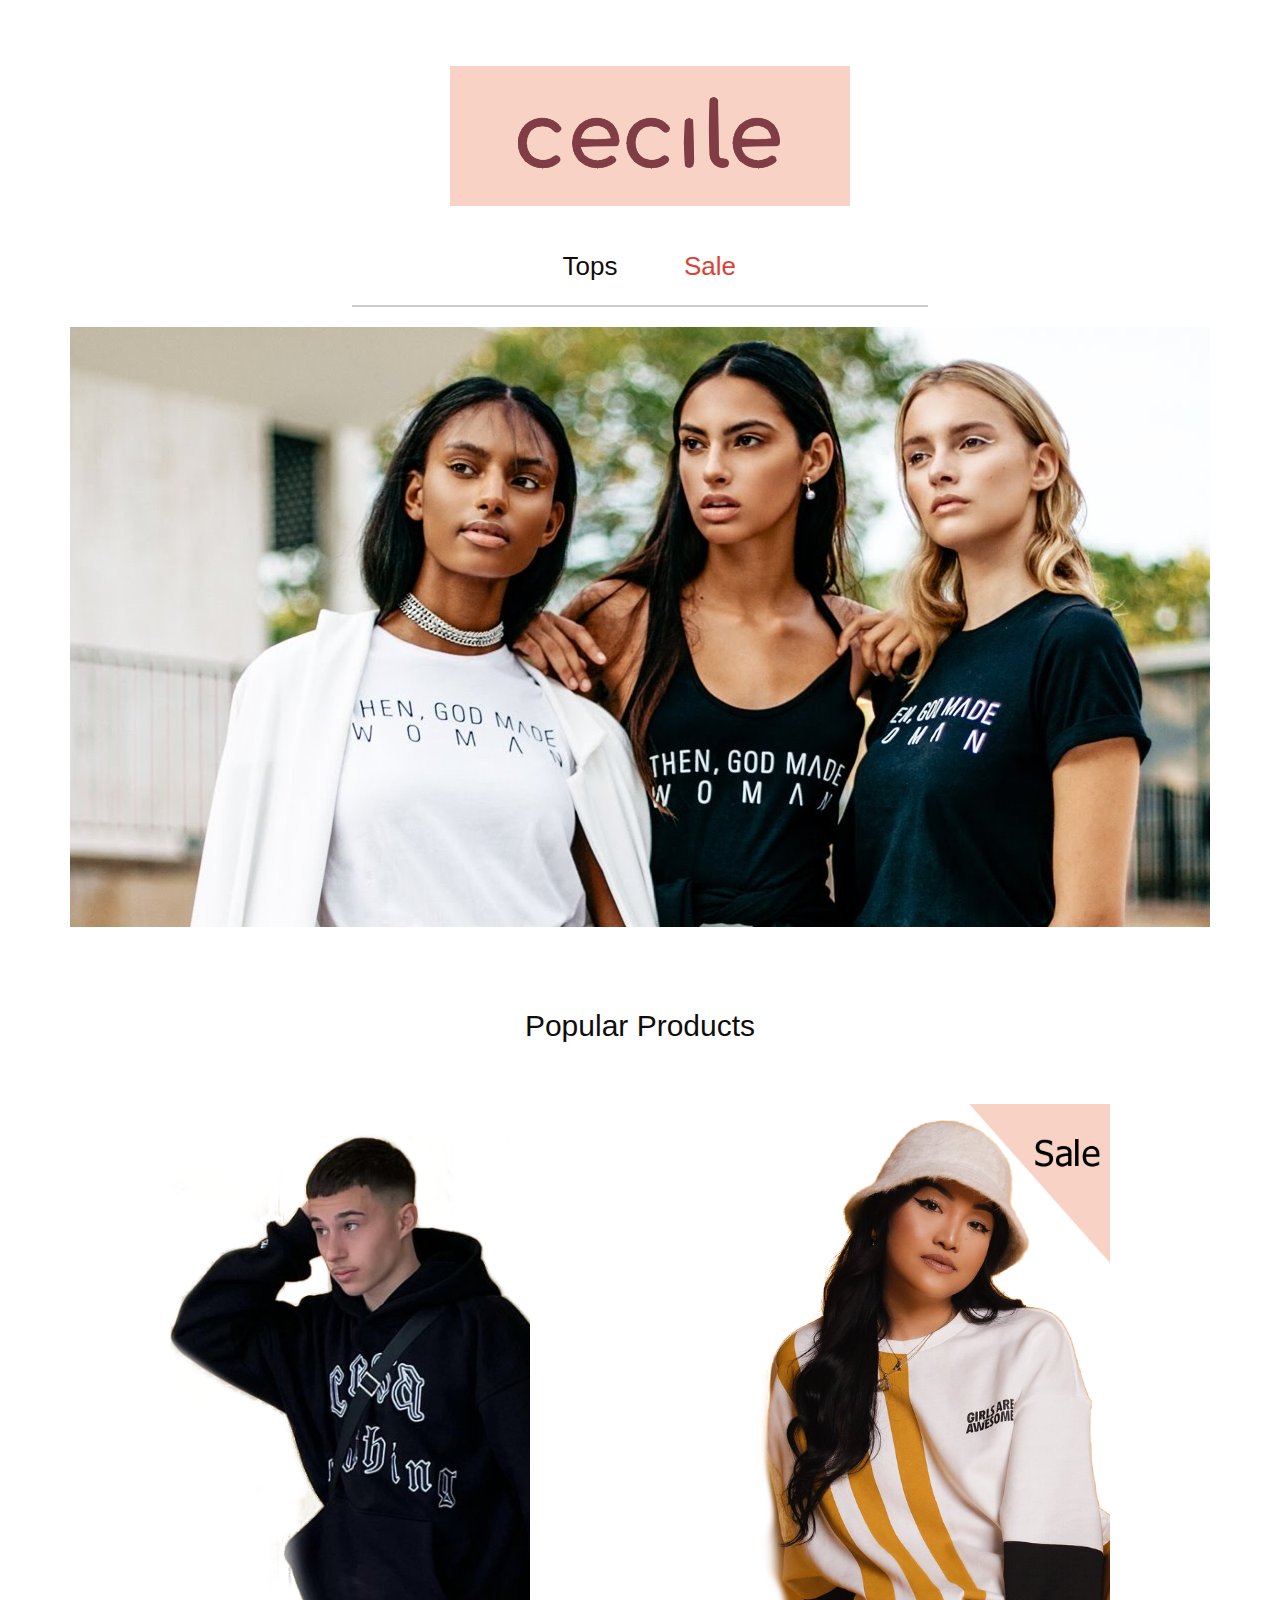
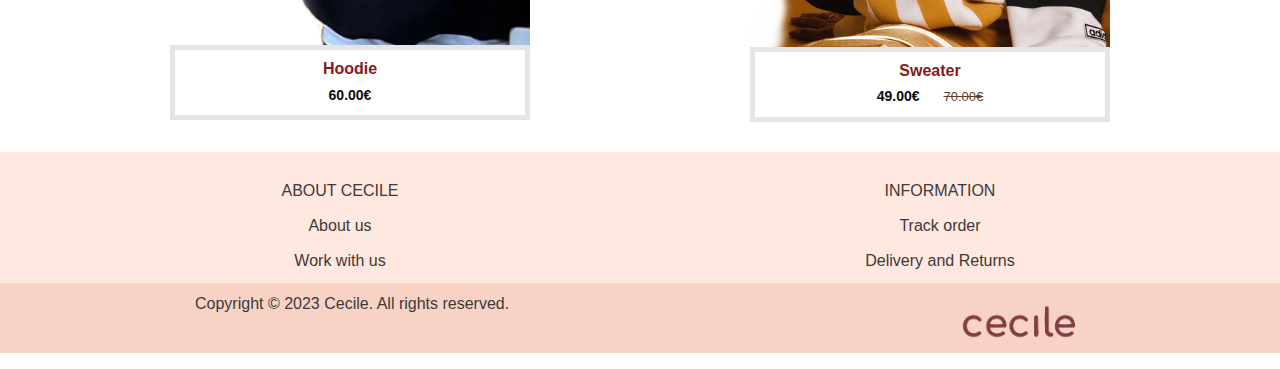
<file: Cecile original project/index.html>
<!DOCTYPE html>
<html lang="en">
<head>
  <title>Cecile | Home</title>
  <meta charset="utf-8">
  <meta name="viewport" content="width=device-width, initial-scale=1">
  <link rel="stylesheet" href="https://maxcdn.bootstrapcdn.com/bootstrap/3.4.1/css/bootstrap.min.css">
  <script src="https://ajax.googleapis.com/ajax/libs/jquery/3.6.1/jquery.min.js"></script>
  <script src="https://maxcdn.bootstrapcdn.com/bootstrap/3.4.1/js/bootstrap.min.js"></script>
  <link rel="stylesheet" href="styles.css">
</head>
<body>

    <header>
        <div class="container">
          <div class="logo">
            <a href="index.html"><img src="images/logo.png" width="400" heigth="auto" alt="Cecile"></a>
          </div>
  
        
  
          <ul class="horizontal-list">
            <li><a id="Tops" href="tops.html">Tops</a></li>
            <li><a id="Sale" href="sale.html">Sale</a></li>
          </ul>
        </div>


        <div class="line-divider"></div>

  <div class="container">


      
          <div class="p-5 text-center bg-image rounded-3" style="background-image: url('images/banner2.jpg');height: 600px;  background-repeat: no-repeat;">
        <div class="mask" style="background-color: #ffe8e0d5">
          <div class="d-flex justify-content-center align-items-center h-100">
            <div class="text-white">
              <h1 class="mb-3 " style="padding-top: 16px; padding-bottom: 16px;">Wear clothes that make you be yourself</h1>

            </div>

            
          </div>
        </div>
  </div>

              <div class="popular" style=" padding-top: 78px; padding-bottom: 46px;">
                <p>Popular Products</p>
              </div>


            <div class="row">
              <div class="col-lg-4 col-md-6 col-sm-4" style="float: left;  margin-left: 100px;"  >
                  <div class="product-grid">
                      <div class="product-image">
                          <a href="405.html" class="image">
                              <img src="images/model2.2.png" alt="modeltwo">
                          </a>
                          <a href="" class="add-to-cart">OUT OF STOCK</a>
                      </div>
                      <div class="product-content">
                          <h3 class="title"><a href="405.html">Hoodie</a></h3>
                          <div class="price">60.00€</div>
                      </div>
                  </div>
              </div>

              <div class="col-lg-4 col-md-6 col-sm-4" style="float: right;  margin-right: 100px;" >
                <div class="product-grid">
                    <div class="product-image">
                        <a href="405.html" class="image">
                            <img src="images/model4.11.png" alt="modelfour">
                        </a>
                        
                        <a href="405.html" class="add-to-cart">OUT OF STOCK</a>
                    </div>
                    <div class="product-content">
                        <h3 class="title"><a href="405.html">Sweater</a></h3>
                        <div class="price">49.00€ <span>70.00€</span></div>
                        
                    </div>
                </div>
            </div>
        
          </div>
          




    </header>

    
              <footer> 
                <div class="footer-widget">
                  <div class="container">
                      <div class="row">
                          <div class="row justify-content-center">
                          <div class="col-sm-6">
                              <div class="single-widget">
                                  <h2>About Cecile</h2>
                                  <ul class="nav nav-pills nav-stacked">
                                      <li><a href="405.html">About us</a></li>
                                      <li><a href="405.html">Work with us</a></li>
                                  </ul>
                              </div>
                          </div>
                          <div class="col-sm-6">
                              <div class="single-widget">
                                  <h2>Information</h2>
                                  <ul class="nav nav-pills nav-stacked">
                                      <li><a href="405.html">Track order</a></li>
                                      <li><a href="405.html">Delivery and Returns</a></li>
                                      
                                  </ul>
                              </div>
                          </div>
                      </div>
                  </div>
                </div>
          
            <div class="footer-bottom">
              <div class="container">
                <div class="row">
                  <p class="pull-left">Copyright © 2023 Cecile. All rights reserved.</p>
                  <p> <img src="images/logo.png" alt="logo2"></p>
              </div>
            </div>
        </div>
    </footer>
  </body>
</html>
</file>
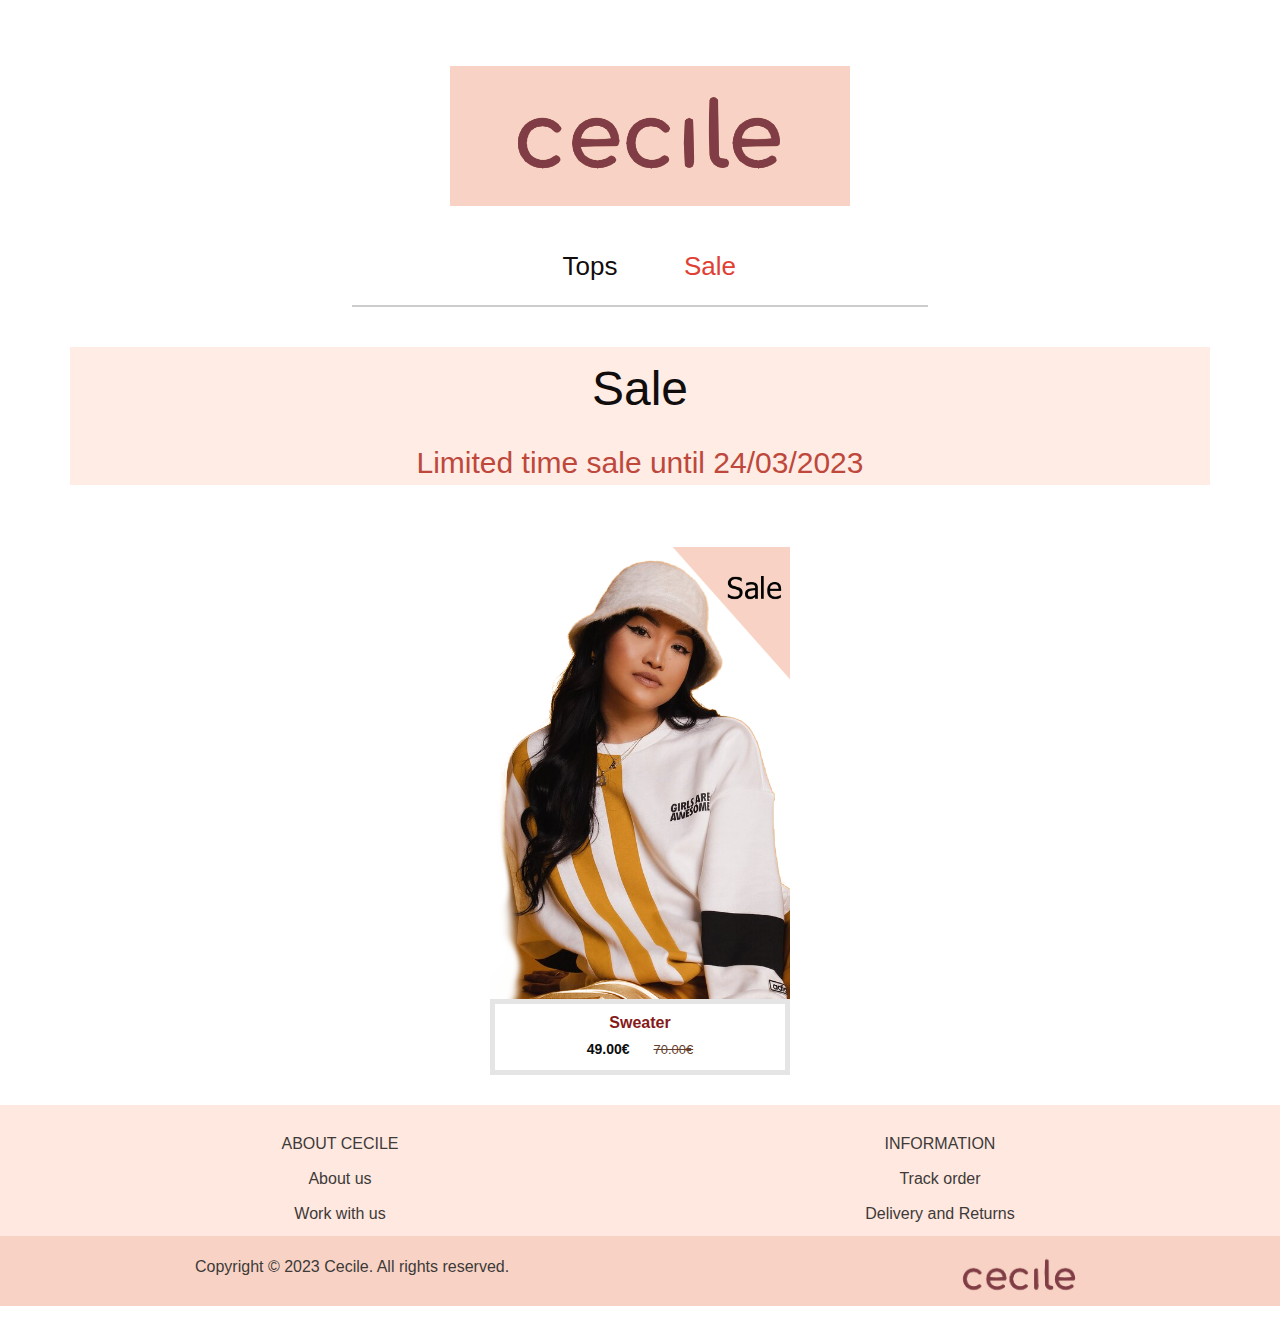
<file: Cecile original project/sale.html>
<!DOCTYPE html>
<html lang="en">
<head>
  <title>Cecile | Sale</title>
  <meta charset="utf-8">
  <meta name="viewport" content="width=device-width, initial-scale=1">
  <link rel="stylesheet" href="https://maxcdn.bootstrapcdn.com/bootstrap/3.4.1/css/bootstrap.min.css">
  <script src="https://ajax.googleapis.com/ajax/libs/jquery/3.6.1/jquery.min.js"></script>
  <script src="https://maxcdn.bootstrapcdn.com/bootstrap/3.4.1/js/bootstrap.min.js"></script>
  <link rel="stylesheet" href="sale.css">
</head>
<body>

  <header>
    <div class="container">
      <div class="logo">
        <a href="index.html"><img src="images/logo.png" width="400" heigth="auto" alt="Cecile"></a>
      </div>

    

      <ul class="horizontal-list">
        <li><a id="Tops" href="tops.html">Tops</a></li>
        <li><a id="Sale" href="sale.html">Sale</a></li>
      </ul>
    </div>

    <div class="line-divider"></div>

<div class="container">

  <div class="p-5 text-center bg-image rounded-3" style="height: 200px; background-repeat: no-repeat;">
    <div class="mask" style="background-color: #ffe8e0d5">
      <div class="d-flex justify-content-center align-items-center h-100">
        <div class="text-white">
          <h1 style="padding-top: 16px; padding-bottom: 16px;">Sale</h1>
          <p class="card-text">Limited time sale until 24/03/2023</p>

        </div>

        
      </div>
    </div>
</div>




<div class="row">

    <div class="product-grid">
        <div class="product-image">
            <a href="405.html" class="image">
                <img src="images/model4.11.png" alt="modelfour">
            </a>
            
            <a href="405.html" class="add-to-cart">OUT OF STOCK</a>
        </div>
        <div class="product-content">
            <h3 class="title"><a href="405.html">Sweater</a></h3>
            <div class="price">49.00€ <span>70.00€</span></div>
            
        </div>
    
</div>

</div>



</header>

<footer> 
  <div class="footer-widget">
  <div class="container">
      <div class="row">
          <div class="row justify-content-center">
          <div class="col-sm-6">
              <div class="single-widget">
                  <h2>About Cecile</h2>
                  <ul class="nav nav-pills nav-stacked">
                      <li><a href="405.html">About us</a></li>
                      <li><a href="405.html">Work with us</a></li>
                  </ul>
              </div>
          </div>
          <div class="col-sm-6">
              <div class="single-widget">
                  <h2>Information</h2>
                  <ul class="nav nav-pills nav-stacked">
                      <li><a href="405.html">Track order</a></li>
                      <li><a href="405.html">Delivery and Returns</a></li>
                      
                  </ul>
              </div>
          </div>
      </div>
  </div>
</div>

<div class="footer-bottom">
  <div class="container">
      <div class="row">
        <p> <img src="images/logo.png" alt="logo2"></p>
          <p class="pull-left">Copyright © 2023 Cecile. All rights reserved.</p>
      </div>
  </div>
</div>
</footer>
</body>
</html>
</file>
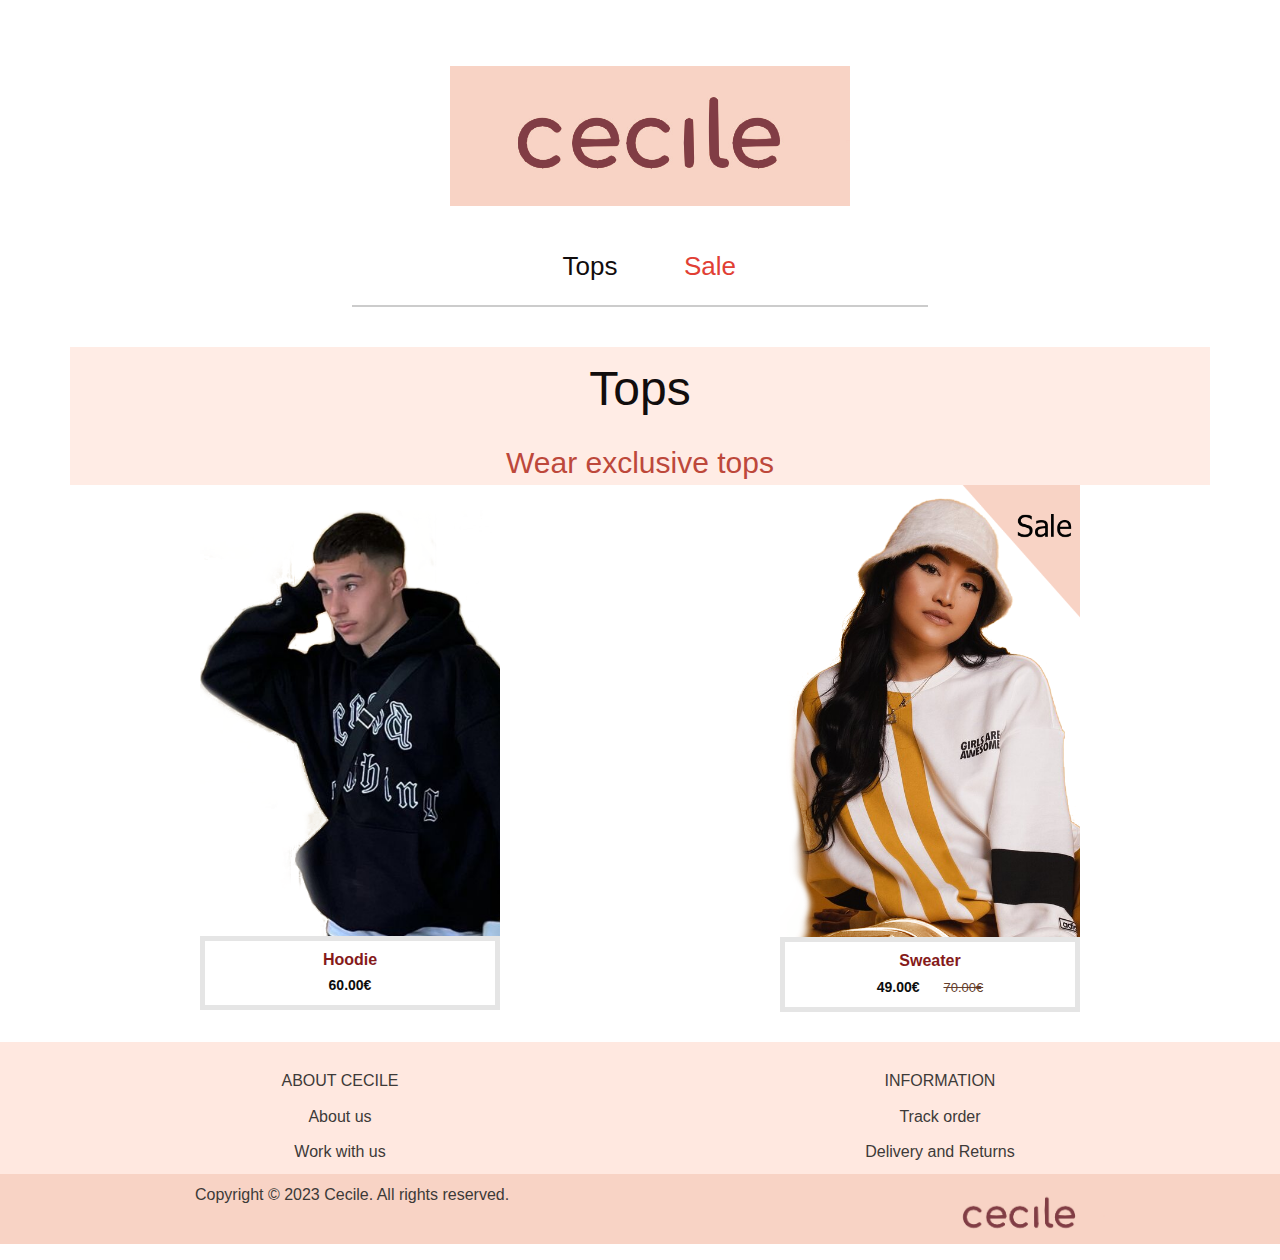
<file: Cecile original project/tops.html>
<!DOCTYPE html>
<html lang="en">
<head>
  <title>Cecile | Home</title>
  <meta charset="utf-8">
  <meta name="viewport" content="width=device-width, initial-scale=1">
  <link rel="stylesheet" href="https://maxcdn.bootstrapcdn.com/bootstrap/3.4.1/css/bootstrap.min.css">
  <script src="https://ajax.googleapis.com/ajax/libs/jquery/3.6.1/jquery.min.js"></script>
  <script src="https://maxcdn.bootstrapcdn.com/bootstrap/3.4.1/js/bootstrap.min.js"></script>
  <link rel="stylesheet" href="tops.css">
</head>
<body>

    <header>
        <div class="container">
          <div class="logo">
            <a href="index.html"><img src="images/logo.png" width="400" heigth="auto" alt="Cecile"></a>
          </div>
  
        
  
          <ul class="horizontal-list">
            <li><a id="Tops" href="tops.html">Tops</a></li>
            <li><a id="Sale" href="sale.html">Sale</a></li>
          </ul>
        </div>


        <div class="line-divider"></div>

  <div class="container">


      
          <div class="p-5 text-center bg-image rounded-3">
        <div class="mask" style="background-color: #ffe8e0d5">
          <div class="d-flex justify-content-center align-items-center h-100">
            <div class="text-white">
              <h1 style="padding-top: 16px; padding-bottom: 16px;">Tops</h1>
              <p class="card-text">Wear exclusive tops</p>

            </div>

            
          </div>
        </div>
  </div>

            


      
            


            <div class="row">
              <div class="col-lg-4 col-md-6 col-sm-4" style="float: left;  margin-left: 100px;"  >
                  <div class="product-grid">
                      <div class="product-image">

                          

                          <a href="405.html" class="image">
                              <img src="images/model2.2.png" alt="Hoodie">

                          </a>
                          <a href="404.html" class="add-to-cart">OUT OF STOCK</a>
                      </div>
                      <div class="product-content">
                          <h3 class="title"><a href="405.html">Hoodie</a></h3>
                          <div class="price">60.00€</div>
                      </div>
                  </div>
              </div>

              <div class="col-lg-4 col-md-6 col-sm-4" style="float: right;  margin-right: 100px;" >
                <div class="product-grid">
                    <div class="product-image">
                        <a href="405.html" class="image">

                            

                            <img src="images/model4.11.png" alt="Sweater">

                        </a>
                        
                        <a href="404.html" class="add-to-cart">OUT OF STOCK</a>
                    </div>
                    <div class="product-content">
                        <h3 class="title"><a href="405.html">Sweater</a></h3>
                        <div class="price">49.00€ <span>70.00€</span></div>
                        
                    </div>
                </div>
            </div>
        
          </div>
          




    </header>

    
              <footer> 
                <div class="footer-widget">
                  <div class="container">
                      <div class="row">
                          <div class="row justify-content-center">
                          <div class="col-sm-6">
                              <div class="single-widget">
                                  <h2>About Cecile</h2>
                                  <ul class="nav nav-pills nav-stacked">
                                      <li><a href="405.html">About us</a></li>
                                      <li><a href="405.html">Work with us</a></li>
                                  </ul>
                              </div>
                          </div>
                          <div class="col-sm-6">
                              <div class="single-widget">
                                  <h2>Information</h2>
                                  <ul class="nav nav-pills nav-stacked">
                                      <li><a href="405.html">Track order</a></li>
                                      <li><a href="405.html">Delivery and Returns</a></li>
                                      
                                  </ul>
                              </div>
                          </div>
                      </div>
                  </div>
                </div>
          
                  <div class="footer-bottom">
                    <div class="container">
                        <div class="row">
                            <p class="pull-left">Copyright © 2023 Cecile. All rights reserved.</p>
                            <p> <img src="images/logo.png"  alt="logo2"></p>
                        </div>
                    </div>
                  </div>
              </footer>






  



</body>
</html>
</file>
<file: Cecile original project/styles.css>
body {
  font-family: 'BIZ UDPGothic', sans-serif;
  color:rgb(17, 13, 13);
  font-size: 16px;
  margin: 16px auto;
}

ul.horizontal-list {
  list-style: none;
  display: table;
  margin: 0 auto;
}

ul.horizontal-list li {
  display: inline-block;
  min-width: 10rem;
  text-align: center;
  margin-right: 20px;
  font-size: 26px;
  padding-top: 26px;
}

.line-divider {
  width: 45%;
  height: 2px;
  background-color: #ccc;
  margin: 20px auto;
}

a {
  color:rgb(17, 13, 13);
}

a:hover {
  color:rgb(17, 13, 13);
}

a:active {
  color:rgb(17, 13, 13);
}


#Sale {
  color:rgb(225, 63, 52);
} 

#Sale:hover {
  color:rgb(133, 26, 26);
}

#Sale:active {
  color:rgb(133, 26, 26);
}

.logo {
    padding-top: 50px;
    padding-bottom:16px;
    padding-left:20px;
    text-align: center;
    transition: all 0.2s ease-in-out;
    }

    .logo:hover {
      transform: scale(1.03);
    }

h1{
      font-size: 48px;
      font-weight: normal;
      
    }

    .bg-image:hover .text-white h1 {
      display: block;
    }

    .text-white h1 {
      display: none;
    }

    
    
    

    
    .card {
      background-color: rgb(248, 150, 150);
    }
   
  
    .card-img-top{
      float: right;
      width: 20vh;
      height: auto;
     
    }
  
    .card-title{
     
      text-align: left;
      font-size: 48px;
      padding-top: 40px;
      width: 70vh;
      
       
    }
    .card-text{
      font-size: 30px;
      padding-top: 90px;
      color:rgb(189, 72, 59);
      width: 20vh;
      
    }

    .bg-image:hover {
      transform: scale(1.1);
      transition: all 0.5s ease;
    }
    
  
   
    
  

.popular{
  font-size: 30px;
  margin: 0 auto;
  text-align: center;
  padding-bottom: 20px;
}

.popular-clothes-text{
  font-size:30px;
  position: absolute;
  padding-top: 25px;
  padding-left: 20px;
}

.clothing{
  background-color: #feede7;
  height: 250px;
  width: 250px;
  transition-duration: 0.4s;
}

.clothes{
  display: grid;
  grid-template-columns: 400px 300px 300px;
  gap: 10px;
  margin: 0 auto;
  width: 650px;
  height: auto;
  padding-bottom: 60px;
}

.clothing:hover{
    background-color:#f0cbac;
}

.clothing:active{
    background-color:#f0cbac;
    transform: translateY(2px);
    transition-duration: 0.06s;
}

.clothes-img{
  float: right;
  margin-right: 0 auto;
  width: 246px;
  height: auto;
}






.product-grid{
  font-family: 'BIZ UDPGothic', sans-serif;
  text-align: center;
  padding-bottom: 30px;
}
.product-grid .product-image{
  overflow: hidden;
  position: relative;
  z-index: 1;
}
.product-grid .product-image a.image{display: block; }
.product-grid .product-image img{
  width: 100%;
  height: auto;
}


.product-grid:hover .product-links{ right: 10px; }
.product-grid .product-links li a{
  color: rgb(133, 26, 26);
  background: transparent;
  font-size: 17px;
  line-height: 38px;
  width: 38px;
  height: 38px;
  border: 1px solid rgb(133, 26, 26);
  border-bottom: none;
  display: block;
  transition: all 0.3s;
}
.product-grid .product-links li:last-child a{ border-bottom: 1px solid rgb(133, 26, 26); }
.product-grid .product-links li a:hover{
  color: #fff;
  background: #333;
}
.product-grid .add-to-cart{
  background: #000000;
  color: #fff;
  font-size: 16px;
  text-transform: uppercase;
  letter-spacing: 2px;
  width: 100%;
  padding: 10px 26px;
  position: absolute;
  left: 0;
  bottom: -60px;
  transition: all 0.3s ease 0s;
}
.product-grid:hover .add-to-cart{ bottom: 0; }
.product-grid .add-to-cart:hover{ text-shadow: 4px 4px rgba(0,0,0,0.2); }
.product-grid .product-content{
  background: #fff;
  padding: 15px;
  box-shadow: 0 0 0 5px rgba(0,0,0,0.1) inset;
}
.product-grid .title{
  font-size: 16px;
  font-weight: 600;
  text-transform: capitalize;
  margin: 0 0 7px;
}
.product-grid .title a{
  color: rgb(133, 26, 26);
  transition: all 0.3s ease 0s;
}
.product-grid .title a:hover{ color: #e88673; }
.product-grid .price{
  color: #0d0d0d;
  font-size: 14px;
  font-weight: 600;
}
.product-grid .price span{
  margin-left: 20px;
  color: rgb(101, 62, 44);
  font-size: 13px;
  font-weight: 400;
  text-decoration: line-through;
}
@media screen and (max-width: 990px){
  .product-grid{ margin-bottom: 30px; }
}









footer {

  background-color: #ffe8e0;
  background-position-x: 100px;
  text-align: center ;
  align-items: center;
  margin: 0 auto;
}

.footer-widget .container {
  padding-top: 10px;   
}

.single-widget h2 {
  color: #3d3a38;
  font-family: 'BIZ UDPGothic', sans-serif;
  font-size: 16px;
  font-weight: 500;
  margin-bottom: 16px;
  text-transform: uppercase;
  
}

.single-widget ul li a{
    color: #3d3a38;
    font-family: 'BIZ UDPGothic', sans-serif;
    font-size: 16px;
    font-weight: 300;
    padding: 0px 0;
    padding-bottom: 10px;
}

.single-widget ul li a:hover{
    background:none;
    color:#e9a086;
} 
.footer-bottom {
  background: #f8d3c5;
  padding-top: 0px;
}

.footer-bottom p {
  color: #3d3a38;
  font-family: 'BIZ UDPGothic', sans-serif;
  font-weight: 300;
  background: #f8d3c5;
  margin-left: 140px;
}

.footer-bottom img {
 margin-left: 130px;
 float: right;
 height: 60px;
 width: auto; 
 margin-right: 120px;
}

@media only screen and (max-width: 420px) {
  .bg-image {
  display: none;
  }
  }
</file>
<file: Cecile original project/sale.css>
body {
    font-family: 'BIZ UDPGothic', sans-serif;
    color:rgb(17, 13, 13);
    font-size: 16px;
    margin: 16px auto;
  }
    
  ul.horizontal-list {
    list-style: none;
    display: table;
    margin: 0 auto;
  }
  
  ul.horizontal-list li {
    display: inline-block;
    min-width: 10rem;
    text-align: center;
    margin-right: 20px;
    font-size: 26px;
    padding-top: 26px;
  }

  .line-divider {
    width: 45%;
    height: 2px;
    background-color: #ccc;
    margin: 20px auto;
  }
  
  a {
    color:rgb(17, 13, 13);
  }
  
  a:hover {
    color:rgb(17, 13, 13);
  }
  
  a:active {
    color:rgb(17, 13, 13);
  }
  
  
  #Sale {
    color:rgb(225, 63, 52);
  } 
  
  #Sale:hover {
    color:rgb(133, 26, 26);
  }
  
  #Sale:active {
    color:rgb(133, 26, 26);
  }
  
  .logo {
    padding-top: 50px;
    padding-bottom:16px;
    padding-left:20px;
    text-align: center;
    transition: all 0.2s ease-in-out;
    }

    .logo:hover {
      transform: scale(1.03);
    }
  
    h1{
      font-size: 48px;
      font-weight: normal;
      
    }

    .bg-image .text-white h1 {
      display: block;
    }

    .text-white h1 {
      display: none;
    }

  
    .card {
      background-color: rgb(248, 150, 150);
    }
    
      .card-title{
        text-align: center;
        margin: 0 auto;
        font-size: 50px;
        height: 105px;
        width: 598px;
        padding-top: 30px;
        
         
      }
      .card-text{
        text-align: center;
        margin: 0 auto;
        font-size: 30px;
        color:rgb(189, 72, 59);
        
      }

     .card-body{
      margin: 0 auto;
     }
    
     .clothing{
      background-color: #feede7;
      height: 250px;
      width: 250px;
      transition-duration: 0.4s;
    }
    
    .clothes{
      margin: 0 auto;
      padding-bottom: 60px;
    }
    
    .clothes-img{
      float: center;
      margin-right: 0 auto;
      width: 246px;
      height: auto;
    }
    
    .product-grid{
      font-family: 'BIZ UDPGothic', sans-serif;
      text-align: center;
      padding-bottom: 30px;
    }
    .product-grid .product-image{
      width: 300px;
      height: auto;
      margin: 0 auto;
      overflow: hidden;
      position: relative;
      z-index: 1;
    }

    .product-grid .product-image img{
      display: table;
      margin: 0 auto;
      width: 100%;
      height: auto;
    }
    
    
    .product-grid:hover .product-links{ right: 10px; }
    .product-grid .product-links li a{
      color: rgb(133, 26, 26);
      background: transparent;
      font-size: 17px;
      line-height: 38px;
      width: 38px;
      height: 38px;
      border: 1px solid rgb(133, 26, 26);
      border-bottom: none;
      display: block;
      transition: all 0.3s;
      
    }
    .product-grid .product-links li:last-child a{ border-bottom: 1px solid rgb(133, 26, 26); }
    .product-grid .product-links li a:hover{
      color: #fff;
      background: rgb(106, 58, 51);
      
    }
    .product-grid .add-to-cart{
      background: #000000;
      color: #fff;
      font-size: 16px;
      text-transform: uppercase;
      letter-spacing: 2px;
      width: 100%;
      padding: 10px 26px;
      position: absolute;
      left: 0;
      bottom: -60px;
      transition: all 0.3s ease 0s;
      
      
    }
    .product-grid:hover .add-to-cart{ bottom: 0; }
    .product-grid .add-to-cart:hover{ text-shadow: 4px 4px rgba(0,0,0,0.2); }
    .product-grid .product-content{
      display: grid;
      background: #fff;
      padding: 15px;
      box-shadow: 0 0 0 5px rgba(0,0,0,0.1) inset;
      margin: 0 auto;
      width: 300px;
      height: auto;
    }
    .product-grid .title{
      font-size: 16px;
      font-weight: 600;
      text-transform: capitalize;
      margin: 0 0 7px;
    }
    .product-grid .title a{
      color: rgb(133, 26, 26);
      transition: all 0.3s ease 0s;
    }
    .product-grid .title a:hover{ color: #e88673; }
    .product-grid .price{
      color: #0d0d0d;
      font-size: 14px;
      font-weight: 600;
    }
    .product-grid .price span{
      margin-left: 20px;
      color: rgb(101, 62, 44);
      font-size: 13px;
      font-weight: 400;
      text-decoration: line-through;
    }

    @media screen and (max-width: 990px){
      .product-grid{ margin-bottom: 30px; }
    }

  
  footer {

    background-color: #ffe8e0;
    background-position-x: 100px;
    text-align: center ;
    align-items: center;
    margin: 0 auto;
  }
  
  .footer-widget .container {
    padding-top: 10px;   
  }
  
  .single-widget h2 {
    color: #3d3a38;
    font-family: 'BIZ UDPGothic', sans-serif;
    font-size: 16px;
    font-weight: 500;
    margin-bottom: 16px;
    text-transform: uppercase;
    
  }
  
  .single-widget ul li a{
      color: #3d3a38;
      font-family: 'BIZ UDPGothic', sans-serif;
      font-size: 16px;
      font-weight: 300;
      padding: 0px 0;
      padding-bottom: 10px;
  }
  
  .single-widget ul li a:hover{
      background:none;
      color:#e9a086;
  } 
  .footer-bottom {
    background: #f8d3c5;
    padding-top: 0px;
  }
  
  .footer-bottom p {
    color: #3d3a38;
    font-family: 'BIZ UDPGothic', sans-serif;
    font-weight: 300;
    background: #f8d3c5;
    margin-left: 140px;
  }
  
  .footer-bottom img {
   margin-left: 130px;
   float: right;
   height: 60px;
   width: auto; 
   margin-right: 120px;
  }

  @media only screen and (max-width: 420px) {
    .bg-image {
    display: none;
    }
    }
</file>
<file: Cecile original project/tops.css>
body {
  font-family: 'BIZ UDPGothic', sans-serif;
  color:rgb(17, 13, 13);
  font-size: 16px;
  margin: 16px auto;
}
  
ul.horizontal-list {
  list-style: none;
  display: table;
  margin: 0 auto;
}

ul.horizontal-list li {
  display: inline-block;
  min-width: 10rem;
  text-align: center;
  margin-right: 20px;
  font-size: 26px;
  padding-top: 26px;
}

.line-divider {
  width: 45%;
  height: 2px;
  background-color: #ccc;
  margin: 20px auto;
}

a {
  color:rgb(17, 13, 13);
}

a:hover {
  color:rgb(17, 13, 13);
}

a:active {
  color:rgb(17, 13, 13);
}


#Sale {
  color:rgb(225, 63, 52);
} 

#Sale:hover {
  color:rgb(133, 26, 26);
}

#Sale:active {
  color:rgb(133, 26, 26);
}

.logo {
  padding-top: 50px;
  padding-bottom:16px;
  padding-left:20px;
  text-align: center;
  transition: all 0.2s ease-in-out;
  }

  .logo:hover {
    transform: scale(1.03);
  }

  h1{
    font-size: 48px;
    font-weight: normal;
    
  }

  .bg-image .text-white h1 {
    display: block;
  }

  .text-white h1 {
    display: none;
  }


  .card {
    background-color: rgb(248, 150, 150);
  }
  
    .card-title{
      text-align: center;
      margin: 0 auto;
      font-size: 50px;
      height: 105px;
      width: 598px;
      padding-top: 30px;
      
       
    }
    .card-text{
      text-align: center;
      margin: 0 auto;
      font-size: 30px;
      color:rgb(189, 72, 59);
      
    }

   .card-body{
    margin: 0 auto;
   }
  
   .clothing{
    background-color: #feede7;
    height: 250px;
    width: 250px;
    transition-duration: 0.4s;
  }
  
  .clothes{
    margin: 0 auto;
    padding-bottom: 60px;
  }
  
  .clothes-img{
    float: center;
    margin-right: 0 auto;
    width: 246px;
    height: auto;
  }
  
  .product-grid{
    font-family: 'BIZ UDPGothic', sans-serif;
    text-align: center;
    padding-bottom: 30px;
  }
  .product-grid .product-image{
    width: 300px;
    height: auto;
    margin: 0 auto;
    overflow: hidden;
    position: relative;
    z-index: 1;
  }

  .product-grid .product-image img{
    display: table;
    margin: 0 auto;
    width: 100%;
    height: auto;
  }
  
  
  .product-grid:hover .product-links{ right: 10px; }
  .product-grid .product-links li a{
    color: rgb(133, 26, 26);
    background: transparent;
    font-size: 17px;
    line-height: 38px;
    width: 38px;
    height: 38px;
    border: 1px solid rgb(133, 26, 26);
    border-bottom: none;
    display: block;
    transition: all 0.3s;
    
  }
  .product-grid .product-links li:last-child a{ border-bottom: 1px solid rgb(133, 26, 26); }
  .product-grid .product-links li a:hover{
    color: #fff;
    background: rgb(106, 58, 51);
    
  }
  .product-grid .add-to-cart{
    background: #000000;
    color: #fff;
    font-size: 16px;
    text-transform: uppercase;
    letter-spacing: 2px;
    width: 100%;
    padding: 10px 26px;
    position: absolute;
    left: 0;
    bottom: -60px;
    transition: all 0.3s ease 0s;
    
    
  }
  .product-grid:hover .add-to-cart{ bottom: 0; }
  .product-grid .add-to-cart:hover{ text-shadow: 4px 4px rgba(0,0,0,0.2); }
  .product-grid .product-content{
    display: grid;
    background: #fff;
    padding: 15px;
    box-shadow: 0 0 0 5px rgba(0,0,0,0.1) inset;
    margin: 0 auto;
    width: 300px;
    height: auto;
  }
  .product-grid .title{
    font-size: 16px;
    font-weight: 600;
    text-transform: capitalize;
    margin: 0 0 7px;
  }
  .product-grid .title a{
    color: rgb(133, 26, 26);
    transition: all 0.3s ease 0s;
  }
  .product-grid .title a:hover{ color: #e88673; }
  .product-grid .price{
    color: #0d0d0d;
    font-size: 14px;
    font-weight: 600;
  }
  .product-grid .price span{
    margin-left: 20px;
    color: rgb(101, 62, 44);
    font-size: 13px;
    font-weight: 400;
    text-decoration: line-through;
  }

  @media screen and (max-width: 990px){
    .product-grid{ margin-bottom: 30px; }
  }


footer {

  background-color: #ffe8e0;
  background-position-x: 100px;
  text-align: center ;
  align-items: center;
  margin: 0 auto;
}

.footer-widget .container {
  padding-top: 10px;   
}

.single-widget h2 {
  color: #3d3a38;
  font-family: 'BIZ UDPGothic', sans-serif;
  font-size: 16px;
  font-weight: 500;
  margin-bottom: 16px;
  text-transform: uppercase;
  
}

.single-widget ul li a{
    color: #3d3a38;
    font-family: 'BIZ UDPGothic', sans-serif;
    font-size: 16px;
    font-weight: 300;
    padding: 0px 0;
    padding-bottom: 10px;
}

.single-widget ul li a:hover{
    background:none;
    color:#e9a086;
} 
.footer-bottom {
  background: #f8d3c5;
  padding-top: 0px;
}

.footer-bottom p {
  color: #3d3a38;
  font-family: 'BIZ UDPGothic', sans-serif;
  font-weight: 300;
  background: #f8d3c5;
  margin-left: 140px;
}

.footer-bottom img {
 margin-left: 130px;
 float: right;
 height: 60px;
 width: auto; 
 margin-right: 120px;
}

@media only screen and (max-width: 420px) {
  .bg-image {
  display: none;
  }
  }
</file>
